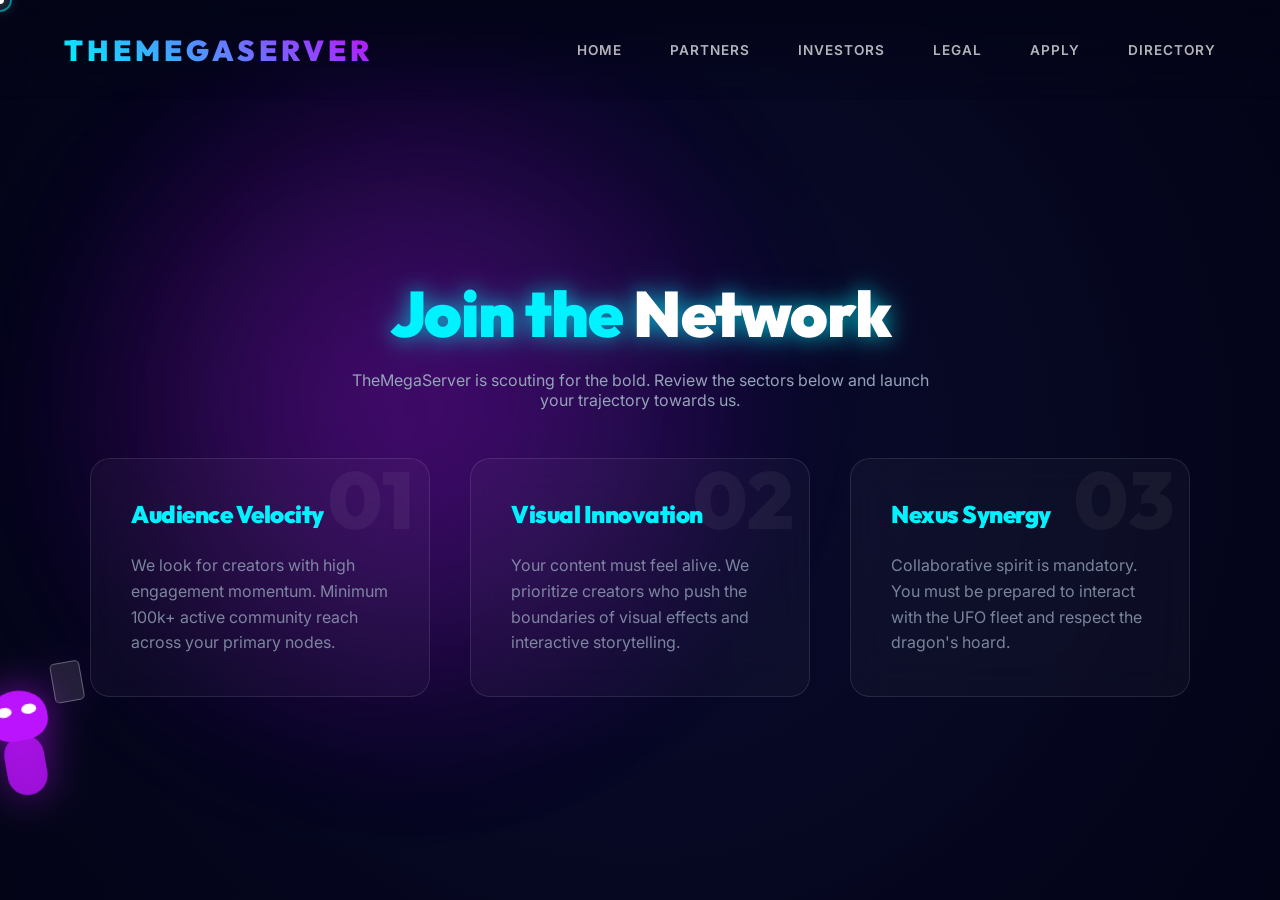
<file: apply.html>
<!DOCTYPE html>
<html lang="en">
<head>
    <meta charset="UTF-8">
    <meta name="viewport" content="width=device-width, initial-scale=1.0">
    <title>Apply | TheMegaServer</title>
    <link rel="stylesheet" href="styles/main.css">
    <script src="https://cdnjs.cloudflare.com/ajax/libs/gsap/3.12.2/gsap.min.js"></script>
    <style>
        .apply-container {
            min-height: 100vh;
            display: flex;
            flex-direction: column;
            align-items: center;
            justify-content: center;
            padding: 120px 5% 50px;
        }

        #alien-container {
            position: fixed;
            bottom: 5%;
            left: -200px;
            width: 120px;
            height: 150px;
            z-index: 100;
            filter: drop-shadow(0 0 20px rgba(188, 19, 254, 0.6));
            pointer-events: none;
        }

        .alien-head {
            width: 60px;
            height: 50px;
            background: var(--accent-purple);
            border-radius: 50% 50% 40% 40%;
            position: relative;
            margin: 0 auto;
        }

        .alien-eye {
            position: absolute;
            width: 15px;
            height: 10px;
            background: #fff;
            border-radius: 50%;
            top: 15px;
        }

        .alien-eye.left { left: 10px; }
        .alien-eye.right { right: 10px; }

        .alien-body {
            width: 40px;
            height: 60px;
            background: var(--accent-purple);
            border-radius: 20px;
            margin: -5px auto 0;
            opacity: 0.8;
        }

        .floating-pad {
            position: absolute;
            top: -20px;
            right: -10px;
            width: 30px;
            height: 40px;
            background: rgba(255, 255, 255, 0.1);
            backdrop-filter: blur(5px);
            border: 1px solid rgba(255, 255, 255, 0.3);
            border-radius: 5px;
        }

        .note-grid {
            display: grid;
            grid-template-columns: repeat(auto-fit, minmax(300px, 1fr));
            gap: 2.5rem;
            width: 100%;
            max-width: 1100px;
            margin-top: 3rem;
        }

        .requirement-note {
            background: rgba(255, 255, 255, 0.03);
            backdrop-filter: blur(20px);
            border: 1px solid rgba(255, 255, 255, 0.1);
            border-radius: 20px;
            padding: 2.5rem;
            cursor: pointer;
            transition: all 0.4s cubic-bezier(0.23, 1, 0.32, 1);
            position: relative;
            overflow: hidden;
        }

        .requirement-note:hover {
            background: rgba(255, 255, 255, 0.08);
            border-color: var(--accent-blue);
            transform: translateY(-10px);
            box-shadow: 0 15px 40px rgba(0, 242, 255, 0.15);
        }

        .note-index {
            position: absolute;
            top: -10px;
            right: 15px;
            font-size: 5rem;
            font-weight: 900;
            color: rgba(255, 255, 255, 0.05);
            font-family: 'Outfit', sans-serif;
        }

        .requirement-note h3 {
            font-size: 1.5rem;
            margin-bottom: 1.5rem;
            color: var(--accent-blue);
        }

        .requirement-note p {
            color: var(--text-muted);
            line-height: 1.6;
            font-size: 1rem;
            opacity: 0.8;
            transition: opacity 0.3s ease;
        }

        .requirement-note:hover p {
            opacity: 1;
        }
    </style>
</head>
<body>
    <div id="mesh-bg"></div>
    <div id="custom-cursor">
        <div class="cursor-inner"></div>
        <div class="cursor-outer"></div>
    </div>

    <nav>
        <div class="logo">TheMegaServer</div>
        <div class="nav-links">
            <a href="index.html">Home</a>
            <a href="partners.html">Partners</a>
            <a href="investors.html">Investors</a>
            <a href="legal.html">Legal</a>
            <a href="apply.html">Apply</a>
            <a href="directory.html">Directory</a>
        </div>
    </nav>

    <div class="apply-container">
        <h1 class="title-outfit highlight-neon" style="font-size: 4rem; text-align: center;">Join the <span style="color: #fff;">Network</span></h1>
        <p style="color: var(--text-muted); text-align: center; max-width: 600px; margin-top: 1rem;">TheMegaServer is scouting for the bold. Review the sectors below and launch your trajectory towards us.</p>
        
        <div class="note-grid">
            <div class="requirement-note">
                <span class="note-index">01</span>
                <h3 class="title-outfit">Audience Velocity</h3>
                <p>We look for creators with high engagement momentum. Minimum 100k+ active community reach across your primary nodes.</p>
            </div>
            <div class="requirement-note">
                <span class="note-index">02</span>
                <h3 class="title-outfit">Visual Innovation</h3>
                <p>Your content must feel alive. We prioritize creators who push the boundaries of visual effects and interactive storytelling.</p>
            </div>
            <div class="requirement-note">
                <span class="note-index">03</span>
                <h3 class="title-outfit">Nexus Synergy</h3>
                <p>Collaborative spirit is mandatory. You must be prepared to interact with the UFO fleet and respect the dragon's hoard.</p>
            </div>
        </div>
    </div>

    <div id="alien-container">
        <div class="floating-pad"></div>
        <div class="alien-head">
            <div class="alien-eye left"></div>
            <div class="alien-eye right"></div>
        </div>
        <div class="alien-body"></div>
    </div>

    <script src="js/app.js"></script>
    <script>
        const alien = document.getElementById('alien-container');
        
        function runAlienCycle() {
            gsap.set(alien, { x: -200 });
            
            const tl = gsap.timeline({ repeat: -1, repeatDelay: 5 });
            tl.to(alien, {
                x: window.innerWidth + 200,
                duration: 10,
                ease: "none",
                onUpdate: () => {
                   const y = Math.sin(Date.now() * 0.005) * 20;
                   const rot = Math.sin(Date.now() * 0.01) * 10;
                   gsap.set(alien, { y: y, rotation: rot });
                   
                   // Drop a notepad effect occasionally
                   if (Math.random() > 0.98) {
                       createNotepadDrop(gsap.getProperty(alien, "x"), y + (window.innerHeight * 0.8));
                   }
                }
            });
        }

        function createNotepadDrop(x, y) {
            const pad = document.createElement('div');
            pad.className = 'floating-pad';
            pad.style.left = x + 'px';
            pad.style.top = y + 'px';
            pad.style.position = 'fixed';
            pad.style.zIndex = '90';
            document.body.appendChild(pad);
            
            gsap.to(pad, {
                y: y + 100,
                opacity: 0,
                duration: 2,
                onComplete: () => pad.remove()
            });
        }

        document.addEventListener('DOMContentLoaded', () => {
            runAlienCycle();
            gsap.from(".requirement-note", {
                opacity: 0,
                y: 30,
                stagger: 0.2,
                duration: 1.2,
                ease: "expo.out"
            });
        });
    </script>
</body>
</html>
</file>
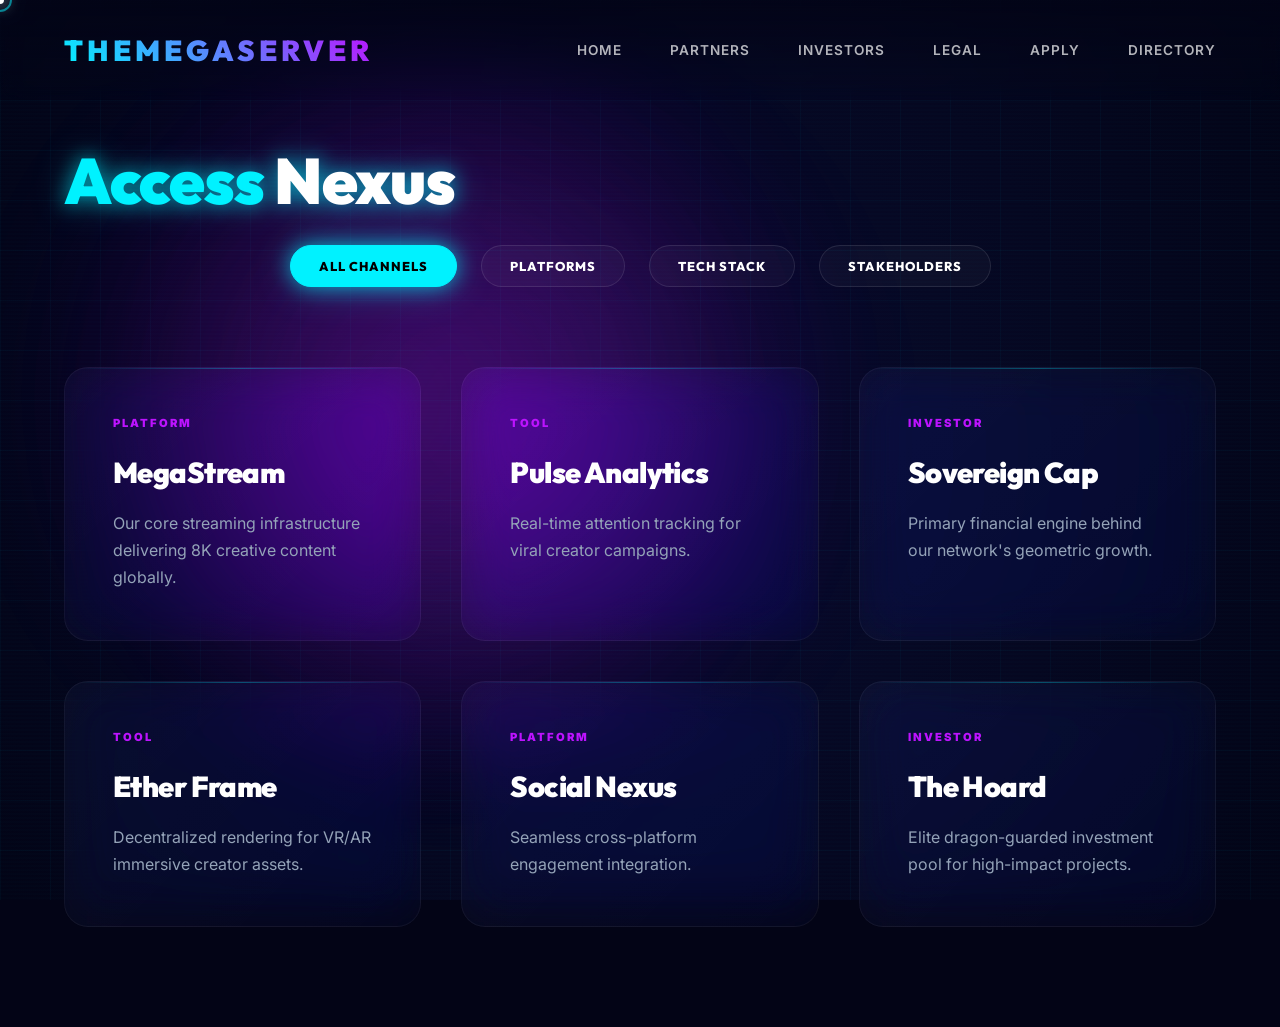
<file: directory.html>
<!DOCTYPE html>
<html lang="en">
<head>
    <meta charset="UTF-8">
    <meta name="viewport" content="width=device-width, initial-scale=1.0">
    <title>Directory | TheMegaServer</title>
    <link rel="stylesheet" href="styles/main.css">
    <script src="https://cdnjs.cloudflare.com/ajax/libs/gsap/3.12.2/gsap.min.js"></script>
    <style>
        .directory-wrap {
            padding: 140px 5% 100px;
            max-width: 1300px;
            margin: 0 auto;
            position: relative;
        }

        /* Holographic Grid Overlay */
        .hologram-grid {
            position: fixed;
            top: 0; left: 0;
            width: 100%; height: 100%;
            background-image: 
                linear-gradient(rgba(0, 242, 255, 0.03) 1px, transparent 1px),
                linear-gradient(90deg, rgba(0, 242, 255, 0.03) 1px, transparent 1px);
            background-size: 50px 50px;
            pointer-events: none;
            z-index: -1;
        }

        .hologram-scan {
            position: fixed;
            top: 0; left: 0;
            width: 100%; height: 100%;
            background: linear-gradient(to bottom, 
                transparent, 
                rgba(0, 242, 255, 0.05) 50%, 
                transparent 100%);
            background-size: 100% 4px;
            pointer-events: none;
            z-index: 0;
            opacity: 0.3;
        }

        .filter-nexus {
            display: flex;
            gap: 1.5rem;
            margin-bottom: 5rem;
            justify-content: center;
        }

        .filter-node {
            background: rgba(255, 255, 255, 0.03);
            border: 1px solid rgba(255, 255, 255, 0.1);
            color: #fff;
            padding: 12px 28px;
            border-radius: 100px;
            cursor: pointer;
            font-family: 'Outfit', sans-serif;
            text-transform: uppercase;
            font-weight: 800;
            letter-spacing: 1px;
            font-size: 0.8rem;
            transition: all 0.4s ease;
        }

        .filter-node.active, .filter-node:hover {
            background: var(--accent-blue);
            border-color: var(--accent-blue);
            color: #000;
            box-shadow: var(--neon-blue);
        }

        .entity-grid {
            display: grid;
            grid-template-columns: repeat(auto-fill, minmax(350px, 1fr));
            gap: 2.5rem;
        }

        .node-card {
            background: linear-gradient(135deg, rgba(255, 255, 255, 0.03), rgba(255, 255, 255, 0.01));
            backdrop-filter: blur(25px) saturate(160%);
            border: 1px solid rgba(255, 255, 255, 0.05);
            border-radius: 24px;
            padding: 3rem;
            position: relative;
            transition: all 0.4s cubic-bezier(0.23, 1, 0.32, 1);
            overflow: hidden;
        }

        .node-card::before {
            content: '';
            position: absolute;
            top: 0; left: 0; right: 0; height: 1px;
            background: linear-gradient(to right, transparent, var(--accent-blue), transparent);
            opacity: 0.3;
        }

        .node-card:hover {
            border-color: var(--accent-blue);
            transform: translateY(-12px) scale(1.02);
            background: rgba(255, 255, 255, 0.08);
            box-shadow: 0 20px 60px rgba(0, 0, 0, 0.5), 0 0 30px rgba(0, 242, 255, 0.2);
        }

        .node-tag {
            font-size: 0.7rem;
            text-transform: uppercase;
            color: var(--accent-purple);
            font-weight: 900;
            letter-spacing: 2px;
            margin-bottom: 1.5rem;
            display: block;
        }

        .node-card h3 {
            font-size: 1.8rem;
            margin-bottom: 1.25rem;
        }

        .node-card p {
            color: var(--text-muted);
            line-height: 1.7;
            font-size: 1rem;
        }
    </style>
</head>
<body>
    <div id="mesh-bg"></div>
    <div class="hologram-grid"></div>
    <div class="hologram-scan"></div>
    <div id="custom-cursor">
        <div class="cursor-inner"></div>
        <div class="cursor-outer"></div>
    </div>

    <nav>
        <div class="logo">TheMegaServer</div>
        <div class="nav-links">
            <a href="index.html">Home</a>
            <a href="partners.html">Partners</a>
            <a href="investors.html">Investors</a>
            <a href="legal.html">Legal</a>
            <a href="apply.html">Apply</a>
            <a href="directory.html">Directory</a>
        </div>
    </nav>

    <div class="directory-wrap">
        <h1 class="title-outfit highlight-neon" style="text-align: center; font-size: 4rem; margin-bottom: 1.5rem;">Access <span style="color: #fff;">Nexus</span></h1>
        
        <div class="filter-nexus">
            <button class="filter-node active" data-filter="all">All Channels</button>
            <button class="filter-node" data-filter="platform">Platforms</button>
            <button class="filter-node" data-filter="tool">Tech Stack</button>
            <button class="filter-node" data-filter="investor">Stakeholders</button>
        </div>

        <div class="entity-grid" id="node-grid"></div>
    </div>

    <script src="js/app.js"></script>
    <script>
        const nodes = [
            { name: "MegaStream", type: "platform", desc: "Our core streaming infrastructure delivering 8K creative content globally." },
            { name: "Pulse Analytics", type: "tool", desc: "Real-time attention tracking for viral creator campaigns." },
            { name: "Sovereign Cap", type: "investor", desc: "Primary financial engine behind our network's geometric growth." },
            { name: "Ether Frame", type: "tool", desc: "Decentralized rendering for VR/AR immersive creator assets." },
            { name: "Social Nexus", type: "platform", desc: "Seamless cross-platform engagement integration." },
            { name: "The Hoard", type: "investor", desc: "Elite dragon-guarded investment pool for high-impact projects." }
        ];

        const grid = document.getElementById('node-grid');
        const filters = document.querySelectorAll('.filter-node');

        function renderNodes(filterType = 'all') {
            grid.innerHTML = '';
            const filtered = filterType === 'all' ? nodes : nodes.filter(n => n.type === filterType);
            
            filtered.forEach(n => {
                const card = document.createElement('div');
                card.className = 'node-card';
                card.innerHTML = `
                    <span class="node-tag">${n.type}</span>
                    <h3 class="title-outfit">${n.name}</h3>
                    <p>${n.desc}</p>
                `;
                grid.appendChild(card);
                
                gsap.from(card, {
                    opacity: 0,
                    y: 40,
                    scale: 0.95,
                    duration: 0.8,
                    ease: "expo.out"
                });
            });
        }

        filters.forEach(btn => {
            btn.addEventListener('click', () => {
                filters.forEach(f => f.classList.remove('active'));
                btn.classList.add('active');
                renderNodes(btn.dataset.filter);
            });
        });

        document.addEventListener('DOMContentLoaded', () => renderNodes());
    </script>
</body>
</html>
</file>
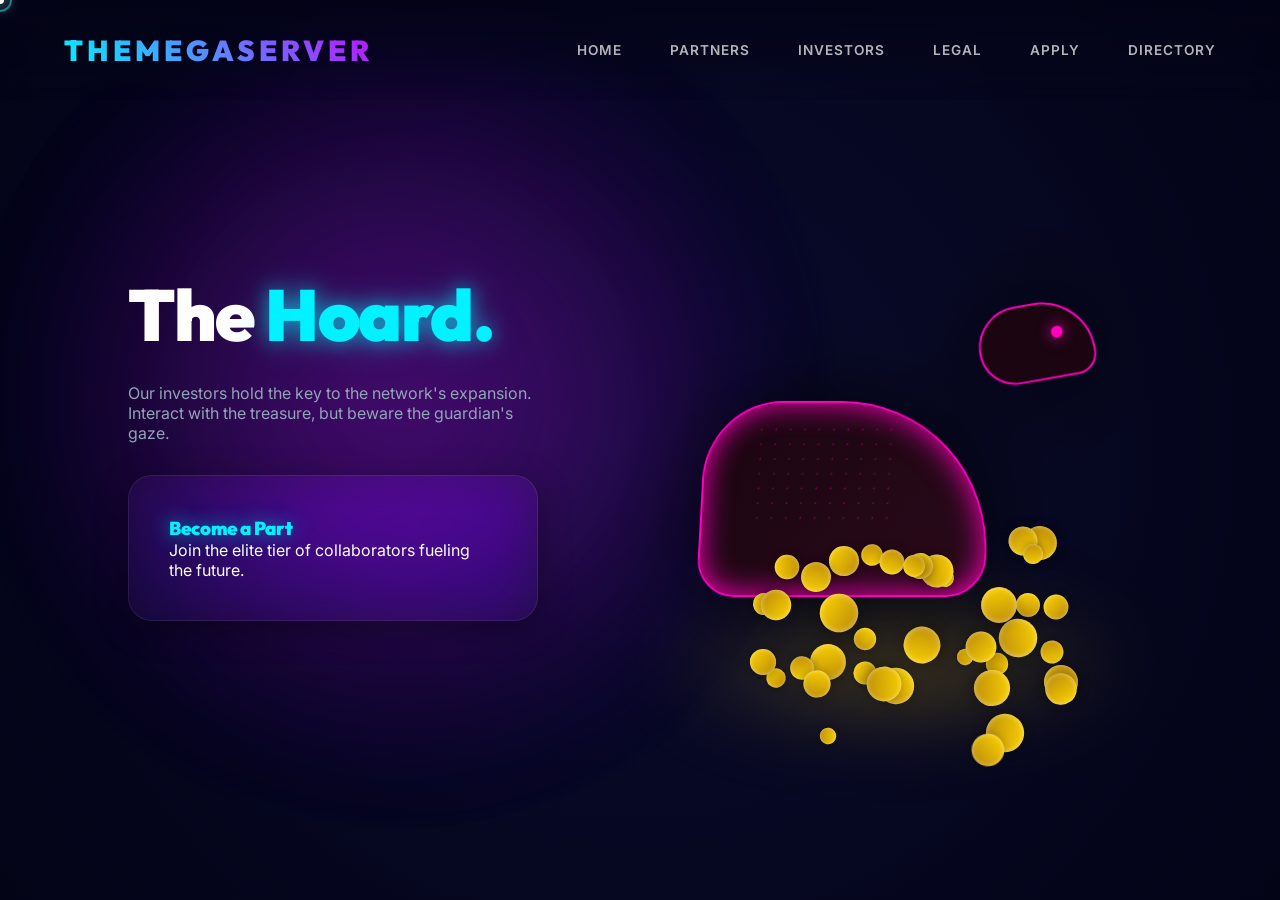
<file: investors.html>
<!DOCTYPE html>
<html lang="en">
<head>
    <meta charset="UTF-8">
    <meta name="viewport" content="width=device-width, initial-scale=1.0">
    <title>Investors | TheMegaServer</title>
    <link rel="stylesheet" href="styles/main.css">
    <script src="https://cdnjs.cloudflare.com/ajax/libs/gsap/3.12.2/gsap.min.js"></script>
    <style>
        .investors-hero {
            height: 100vh;
            display: flex;
            align-items: center;
            justify-content: space-between;
            padding: 0 10%;
            overflow: hidden;
        }

        .dragon-lair {
            position: relative;
            width: 50%;
            height: 80vh;
            display: flex;
            justify-content: center;
            align-items: center;
        }

        #dragon-character {
            position: relative;
            width: 400px;
            height: 400px;
            z-index: 10;
            filter: drop-shadow(0 0 50px rgba(0,0,0,0.8));
            transform-style: preserve-3d;
        }

        /* Premium CSS Dragon Silhouette */
        .dragon-visual {
            position: relative;
            width: 100%;
            height: 100%;
        }

        .dragon-body {
            position: absolute;
            bottom: 50px;
            width: 300px;
            height: 200px;
            background: linear-gradient(135deg, #1a0510, #2a0a1a);
            border-radius: 100px 200px 50px 50px;
            border: 2px solid var(--accent-pink);
            box-shadow: inset 0 0 30px var(--accent-pink);
        }

        .dragon-head {
            position: absolute;
            top: 50px;
            right: 0;
            width: 120px;
            height: 80px;
            background: #1a0510;
            border: 2px solid var(--accent-pink);
            border-radius: 40px 60px 20px 40px;
            transform: rotate(-10deg);
        }

        .dragon-eye {
            position: absolute;
            top: 25px;
            right: 30px;
            width: 12px;
            height: 12px;
            background: var(--accent-pink);
            border-radius: 50%;
            box-shadow: 0 0 15px var(--accent-pink);
            animation: dragon-blink 4s infinite;
        }

        @keyframes dragon-blink {
            0%, 90%, 100% { transform: scaleY(1); }
            95% { transform: scaleY(0); }
        }

        .dragon-scales {
            position: absolute;
            top: 20px; left: 50px;
            width: 150px; height: 100px;
            opacity: 0.3;
            background-image: radial-gradient(var(--accent-pink) 1px, transparent 1px);
            background-size: 15px 15px;
        }

        .nest-glow {
            position: absolute;
            bottom: 10%;
            width: 500px;
            height: 150px;
            background: radial-gradient(ellipse, rgba(255, 215, 0, 0.3), transparent 70%);
            filter: blur(40px);
            z-index: 5;
        }

        .investor-info {
            width: 40%;
            z-index: 20;
        }

        .gold-coin {
            position: absolute;
            width: 30px;
            height: 30px;
            background: linear-gradient(135deg, #ffd700, #b8860b);
            border-radius: 50%;
            box-shadow: 0 2px 10px rgba(0,0,0,0.3), inset 0 0 5px rgba(255,255,255,0.5);
            z-index: 15;
            cursor: pointer;
        }

        .dragon-eye-glow {
            position: absolute;
            width: 10px;
            height: 10px;
            background: var(--accent-pink);
            border-radius: 50%;
            filter: blur(4px);
            box-shadow: 0 0 15px var(--accent-pink);
            z-index: 12;
            opacity: 0;
        }

        /* Wealth Pulse */
        .nest-glow {
            animation: pulse-wealth 4s infinite alternate ease-in-out;
        }

        @keyframes pulse-wealth {
            0% { transform: scale(1); opacity: 0.3; }
            100% { transform: scale(1.3); opacity: 0.6; }
        }

        .coin-sparkle {
            position: absolute;
            width: 4px;
            height: 4px;
            background: #fff;
            border-radius: 50%;
            box-shadow: 0 0 10px #fff;
            pointer-events: none;
            z-index: 20;
        }
    </style>
</head>
<body>
    <div id="mesh-bg"></div>
    <div id="custom-cursor">
        <div class="cursor-inner"></div>
        <div class="cursor-outer"></div>
    </div>

    <nav>
        <div class="logo">TheMegaServer</div>
        <div class="nav-links">
            <a href="index.html">Home</a>
            <a href="partners.html">Partners</a>
            <a href="investors.html">Investors</a>
            <a href="legal.html">Legal</a>
            <a href="apply.html">Apply</a>
            <a href="directory.html">Directory</a>
        </div>
    </nav>

    <div class="investors-hero">
        <div class="investor-info">
            <h1 class="title-outfit" style="font-size: 4.5rem; line-height: 1;">The <span class="highlight-neon">Hoard.</span></h1>
            <p style="color: var(--text-muted); margin: 2rem 0;">Our investors hold the key to the network's expansion. Interact with the treasure, but beware the guardian's gaze.</p>
            <div class="glass-card">
                <h3 class="title-outfit highlight-neon">Become a Part</h3>
                <p>Join the elite tier of collaborators fueling the future.</p>
            </div>
        </div>

        <div class="dragon-lair" id="lair">
            <div id="dragon-character">
                <div class="dragon-visual">
                    <div class="dragon-body">
                        <div class="dragon-scales"></div>
                    </div>
                    <div class="dragon-head">
                        <div class="dragon-eye"></div>
                    </div>
                </div>
            </div>
            <div class="nest-glow"></div>
            <div id="gold-layer"></div>
        </div>
    </div>

    <script src="js/app.js"></script>
    <script>
        const dragon = document.getElementById('dragon-character');
        const lair = document.getElementById('lair');

        // Dragon 3D Movement
        document.addEventListener('mousemove', (e) => {
            const centerX = window.innerWidth / 2;
            const centerY = window.innerHeight / 2;
            const moveX = (e.clientX - centerX) / 40;
            const moveY = (e.clientY - centerY) / 40;

            gsap.to(dragon, {
                rotateY: moveX,
                rotateX: -moveY,
                duration: 0.8,
                ease: "power2.out"
            });
        });

        // Click Dragon interaction
        dragon.addEventListener('click', () => {
            gsap.to(dragon, {
                scale: 1.05,
                duration: 0.1,
                yoyo: true,
                repeat: 1,
                onComplete: () => {
                    createParticles(event.clientX, event.clientY);
                }
            });
        });

        function spawnGold() {
            const container = document.getElementById('gold-layer');
            for(let i=0; i<40; i++) {
                const coin = document.createElement('div');
                coin.className = 'gold-coin';
                container.appendChild(coin);

                const x = 20 + Math.random() * 60;
                const y = 60 + Math.random() * 30;

                gsap.set(coin, {
                    left: `${x}%`,
                    top: `${y}%`,
                    rotation: Math.random() * 360,
                    scale: 0.5 + Math.random() * 0.8
                });

                coin.addEventListener('mouseenter', () => {
                    gsap.to(coin, {
                        y: -30,
                        rotation: "+=90",
                        duration: 0.4,
                        ease: "back.out(2)"
                    });
                    createSparkles(coin);
                });

                coin.addEventListener('mouseleave', () => {
                    gsap.to(coin, {
                        y: 0,
                        duration: 0.8,
                        ease: "bounce.out"
                    });
                });
            }
        }

        function createSparkles(target) {
            const rect = target.getBoundingClientRect();
            for(let i=0; i<3; i++) {
                const s = document.createElement('div');
                s.className = 'coin-sparkle';
                document.body.appendChild(s);
                gsap.set(s, { 
                    left: rect.left + rect.width/2, 
                    top: rect.top + rect.height/2 
                });
                
                gsap.to(s, {
                    x: gsap.utils.random(-30, 30),
                    y: gsap.utils.random(-30, 30),
                    opacity: 0,
                    scale: 0,
                    duration: 0.6,
                    onComplete: () => s.remove()
                });
            }
        }

        document.addEventListener('DOMContentLoaded', spawnGold);
    </script>
</body>
</html>
</file>
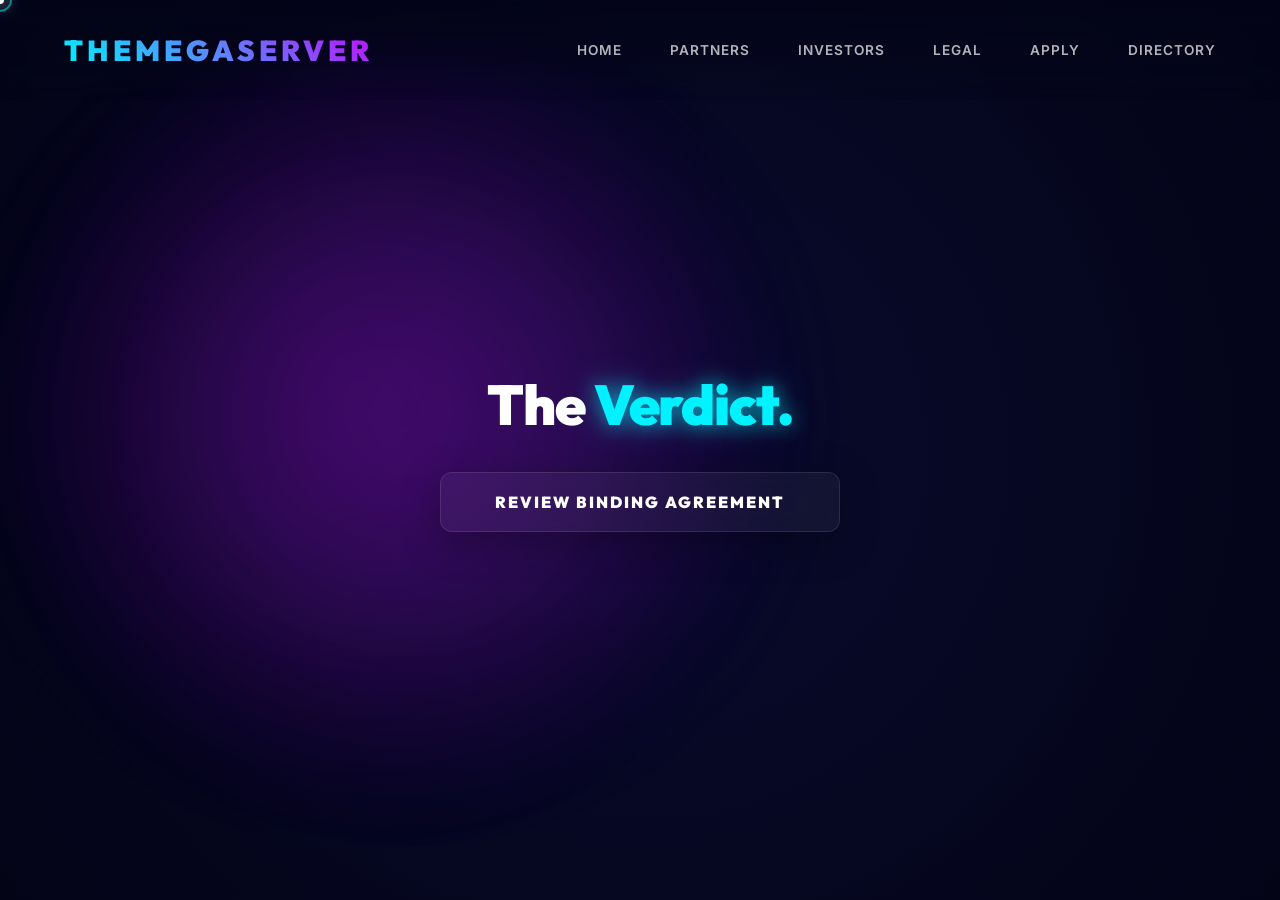
<file: legal.html>
<!DOCTYPE html>
<html lang="en">
<head>
    <meta charset="UTF-8">
    <meta name="viewport" content="width=device-width, initial-scale=1.0">
    <title>Legal | TheMegaServer</title>
    <link rel="stylesheet" href="styles/main.css">
    <script src="https://cdnjs.cloudflare.com/ajax/libs/gsap/3.12.2/gsap.min.js"></script>
    <style>
        .courtroom-ui {
            height: 100vh;
            display: flex;
            flex-direction: column;
            justify-content: center;
            align-items: center;
            padding: 0 5%;
        }

        #lawyer-container {
            position: fixed;
            bottom: -100px;
            right: 10%;
            width: 300px;
            height: 500px;
            z-index: 50;
            pointer-events: none;
            transition: all 0.8s cubic-bezier(0.19, 1, 0.22, 1);
            opacity: 0;
            filter: drop-shadow(0 0 50px rgba(0, 242, 255, 0.3));
        }

        .lawyer-head {
            width: 80px;
            height: 100px;
            background: linear-gradient(to bottom, #1a1a2e, #16213e);
            border: 2px solid var(--accent-blue);
            border-radius: 40px 40px 10px 10px;
            margin: 0 auto;
            position: relative;
        }

        .lawyer-body {
            width: 180px;
            height: 300px;
            background: linear-gradient(135deg, rgba(255,255,255,0.05), rgba(255,255,255,0.01));
            backdrop-filter: blur(10px);
            border: 1px solid rgba(0, 242, 255, 0.3);
            border-radius: 50px 50px 0 0;
            margin-top: -10px;
        }

        .lawyer-visible {
            bottom: 0;
            opacity: 1;
        }

        .desk-container {
            width: 100%;
            max-width: 1000px;
            position: relative;
            display: flex;
            justify-content: center;
        }

        .law-doc-stack {
            width: 400px;
            height: 60px;
            background: rgba(255, 255, 255, 0.05);
            backdrop-filter: blur(20px);
            border: 1px solid rgba(255, 255, 255, 0.1);
            border-radius: 12px;
            display: flex;
            align-items: center;
            justify-content: center;
            cursor: pointer;
            transition: all 0.3s ease;
            box-shadow: 0 10px 40px rgba(0,0,0,0.3);
        }

        .law-doc-stack:hover {
            transform: translateY(-10px) scale(1.02);
            border-color: var(--accent-blue);
            box-shadow: 0 15px 50px rgba(0, 242, 255, 0.2);
        }

        #doc-overlay {
            position: fixed;
            top: 0;
            left: 0;
            width: 100%;
            height: 100%;
            background: rgba(3, 4, 30, 0.9);
            backdrop-filter: blur(15px);
            display: none;
            z-index: 9500;
            opacity: 0;
        }

        #active-legal-doc {
            position: fixed;
            top: 50%;
            left: 50%;
            transform: translate(-50%, -50%) scale(0.8);
            width: 90%;
            max-width: 600px;
            max-height: 80vh;
            z-index: 10000;
            display: none;
            opacity: 0;
        }

        .scrollable-content {
            padding: 3rem;
            color: #fff;
            font-family: 'Inter', sans-serif;
            line-height: 1.8;
            max-height: 50vh;
            overflow-y: auto;
            border-bottom: 1px solid rgba(255, 255, 255, 0.1);
        }

        .doc-footer {
            padding: 2rem;
            display: flex;
            gap: 1.5rem;
            justify-content: center;
        }

        .btn-approve { background: var(--accent-blue); color: #000; font-weight: 800; border: none; padding: 12px 30px; border-radius: 50px; cursor: pointer; text-transform: uppercase; letter-spacing: 1px; }
        .btn-reject { background: transparent; color: #fff; border: 1px solid rgba(255, 255, 255, 0.2); padding: 12px 30px; border-radius: 50px; cursor: pointer; text-transform: uppercase; letter-spacing: 1px; }
    </style>
</head>
<body>
    <div id="mesh-bg"></div>
    <div id="custom-cursor">
        <div class="cursor-inner"></div>
        <div class="cursor-outer"></div>
    </div>

    <nav>
        <div class="logo">TheMegaServer</div>
        <div class="nav-links">
            <a href="index.html">Home</a>
            <a href="partners.html">Partners</a>
            <a href="investors.html">Investors</a>
            <a href="legal.html">Legal</a>
            <a href="apply.html">Apply</a>
            <a href="directory.html">Directory</a>
        </div>
    </nav>

    <div class="courtroom-ui">
        <h1 class="title-outfit" style="font-size: 3.5rem; margin-bottom: 2rem;">The <span class="highlight-neon">Verdict.</span></h1>
        <div class="desk-container">
            <div class="law-doc-stack" id="stack-trigger">
                <span class="title-outfit" style="letter-spacing: 2px;">REVIEW BINDING AGREEMENT</span>
            </div>
        </div>
    </div>

    <div id="doc-overlay"></div>
    <div id="active-legal-doc" class="glass-card">
        <h2 class="title-outfit highlight-neon">Legal Protocol</h2>
        <div class="scrollable-content">
            <p><strong>Article I: Network Engagement</strong><br>By interacting with the TheMegaServer nodes, you acknowledge that meteor launches are subject to gravitational anomalies. The network is not responsible for any stray debris landing on partner bubbles.</p>
            <p style="margin-top: 2rem;"><strong>Article II: Dragon Protection</strong><br>The guardian dragon on the Investor page is a sentient creative entity. Any attempt to disturb the gold hoard without proper "Partner" status may result in immediate scale-based growling and/or being launched into the mesh background.</p>
            <p style="margin-top: 2rem;"><strong>Article III: UFO Sovereignty</strong><br>The central UFO reserves the right to periodically destroy and rebuild the UI for "aesthetic optimization." This is a feature, not a bug.</p>
        </div>
        <div class="doc-footer">
            <button class="btn-approve" id="approve-doc">I Consent</button>
            <button class="btn-reject" id="reject-doc">Withdraw</button>
        </div>
    </div>

    <div id="lawyer-container">
        <div class="lawyer-head"></div>
        <div class="lawyer-body"></div>
    </div>

    <script src="js/app.js"></script>
    <script>
        const trigger = document.getElementById('stack-trigger');
        const overlay = document.getElementById('doc-overlay');
        const modal = document.getElementById('active-legal-doc');
        const lawyer = document.getElementById('lawyer-container');

        trigger.addEventListener('click', () => {
            overlay.style.display = 'block';
            modal.style.display = 'block';
            lawyer.classList.add('lawyer-visible');
            gsap.to(overlay, { opacity: 1, duration: 0.4 });
            gsap.to(modal, { 
                opacity: 1, 
                scale: 1, 
                duration: 0.8, 
                x: -100, // Move left to make room for lawyer
                ease: "expo.out" 
            });
            gsap.from(".lawyer-head", { y: 20, duration: 1, repeat: -1, yoyo: true, ease: "sine.inOut" });
        });

        const hideDoc = () => {
            lawyer.classList.remove('lawyer-visible');
            gsap.to(modal, { opacity: 0, scale: 0.9, x: 0, duration: 0.4, ease: "expo.in" });
            gsap.to(overlay, { opacity: 0, duration: 0.4, onComplete: () => {
                overlay.style.display = 'none';
                modal.style.display = 'none';
            }});
        };

        document.getElementById('approve-doc').addEventListener('click', () => {
            alert("Digital Signature Confirmed. Welcome to the Network.");
            hideDoc();
        });

        document.getElementById('reject-doc').addEventListener('click', () => {
            alert("Redirection initiated. The UFO is tracking your trajectory.");
            hideDoc();
        });
    </script>
</body>
</html>
</file>
<file: styles/main.css>
@import url('https://fonts.googleapis.com/css2?family=Inter:wght@300;400;600;800&family=Outfit:wght@400;600;800;900&display=swap');

:root {
    --primary-bg: #030416;
    --accent-blue: #00f2ff;
    --accent-purple: #bc13fe;
    --accent-pink: #ff00bd;
    --neon-blue: 0 0 20px rgba(0, 242, 255, 0.6), 0 0 40px rgba(0, 242, 255, 0.3);
    --neon-purple: 0 0 20px rgba(188, 19, 254, 0.6);
    --glass-bg: rgba(255, 255, 255, 0.03);
    --glass-border: rgba(255, 255, 255, 0.08);
    --text-main: #ffffff;
    --text-muted: #94a3b8;
}

* {
    margin: 0;
    padding: 0;
    box-sizing: border-box;
}

body {
    background-color: var(--primary-bg);
    color: var(--text-main);
    font-family: 'Inter', sans-serif;
    overflow-x: hidden;
    min-height: 100vh;
    cursor: none;
}

/* Dynamic Mesh Background */
#mesh-bg {
    position: fixed;
    top: 0;
    left: 0;
    width: 100%;
    height: 100%;
    z-index: -2;
    background: radial-gradient(circle at 50% 50%, #0a0b2e 0%, #030416 100%);
    overflow: hidden;
}

.bg-blob {
    position: absolute;
    width: 60vw;
    height: 60vw;
    background: radial-gradient(circle, var(--accent-purple) 0%, transparent 70%);
    filter: blur(80px);
    opacity: 0.15;
    pointer-events: none;
}

/* Custom Cursor - Meteor Launcher 2.0 */
#custom-cursor {
    position: fixed;
    width: 24px;
    height: 24px;
    pointer-events: none;
    z-index: 10000;
    mix-blend-mode: screen;
}

.cursor-inner {
    position: absolute;
    width: 8px;
    height: 8px;
    background: #fff;
    border-radius: 50%;
    top: 50%;
    left: 50%;
    transform: translate(-50%, -50%);
    box-shadow: 0 0 15px #fff, var(--neon-blue);
}

.cursor-outer {
    position: absolute;
    width: 100%;
    height: 100%;
    border: 2px solid var(--accent-blue);
    border-radius: 50%;
    opacity: 0.5;
    transition: transform 0.15s ease-out;
}

/* Typography & Layout */
.title-outfit {
    font-family: 'Outfit', sans-serif;
    font-weight: 900;
    letter-spacing: -0.02em;
}

.highlight-neon {
    color: var(--accent-blue);
    text-shadow: var(--neon-blue);
    position: relative;
    display: inline-block;
}

/* Liquid Glass Panels */
.glass-card {
    background: var(--glass-bg);
    backdrop-filter: blur(25px) saturate(180%);
    -webkit-backdrop-filter: blur(25px) saturate(180%);
    border: 1px solid var(--glass-border);
    border-radius: 24px;
    padding: 2.5rem;
    box-shadow: 0 8px 32px 0 rgba(0, 0, 0, 0.37);
    transition: all 0.4s cubic-bezier(0.23, 1, 0.32, 1);
}

.glass-card:hover {
    background: rgba(255, 255, 255, 0.05);
    border-color: rgba(255, 255, 255, 0.2);
    transform: translateY(-5px);
}

/* Navigation 2.0 */
nav {
    position: fixed;
    top: 0;
    width: 100%;
    padding: 2rem 5%;
    display: flex;
    justify-content: space-between;
    align-items: center;
    z-index: 9000;
    background: linear-gradient(to bottom, rgba(3, 4, 22, 0.8), transparent);
    backdrop-filter: blur(10px);
}

.logo {
    font-family: 'Outfit', sans-serif;
    font-size: 1.8rem;
    font-weight: 900;
    text-transform: uppercase;
    background: linear-gradient(45deg, var(--accent-blue), var(--accent-purple));
    -webkit-background-clip: text;
    background-clip: text;
    -webkit-text-fill-color: transparent;
    letter-spacing: 4px;
}

.nav-links {
    display: flex;
    gap: 3rem;
}

.nav-links a {
    color: var(--text-main);
    text-decoration: none;
    font-weight: 600;
    font-size: 0.85rem;
    text-transform: uppercase;
    letter-spacing: 1px;
    opacity: 0.7;
    transition: all 0.3s ease;
}

.nav-links a:hover {
    opacity: 1;
    color: var(--accent-blue);
}

/* Meteor Effects */
.meteor-trail {
    position: fixed;
    height: 4px;
    background: linear-gradient(to right, transparent, var(--accent-blue), #fff);
    border-radius: 4px;
    pointer-events: none;
    z-index: 9999;
    box-shadow: 0 0 20px var(--accent-blue);
}

.particle {
    position: fixed;
    width: 6px;
    height: 6px;
    background: #fff;
    border-radius: 50%;
    pointer-events: none;
    z-index: 9999;
    box-shadow: 0 0 10px var(--accent-blue), 0 0 20px #fff;
}

/* Glitch Effect */
.glitch-active {
    animation: glitch 0.2s infinite;
}

@keyframes glitch {
    0% { transform: translate(0); }
    20% { transform: translate(-2px, 2px); filter: hue-rotate(90deg); }
    40% { transform: translate(-2px, -2px); filter: hue-rotate(180deg); }
    60% { transform: translate(2px, 2px); filter: hue-rotate(270deg); }
    80% { transform: translate(2px, -2px); filter: hue-rotate(360deg); }
    100% { transform: translate(0); }
}
</file>
